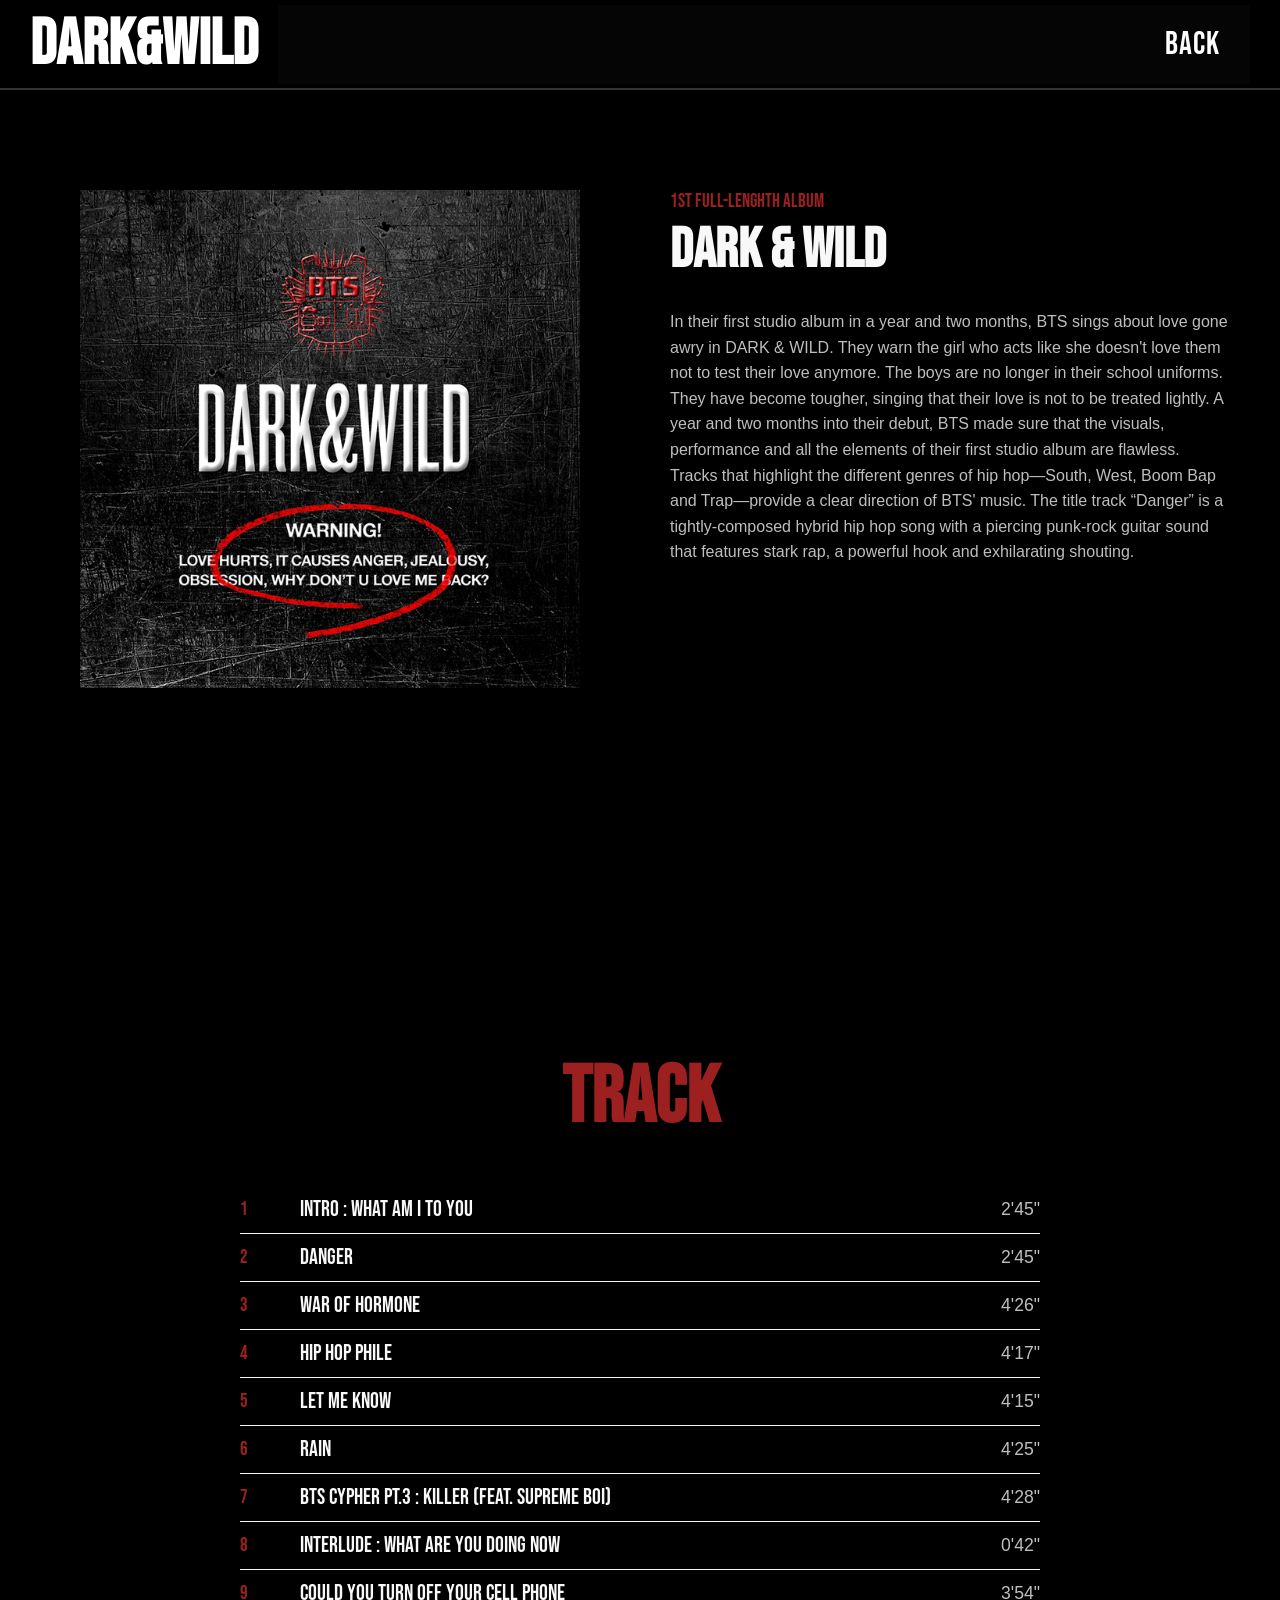
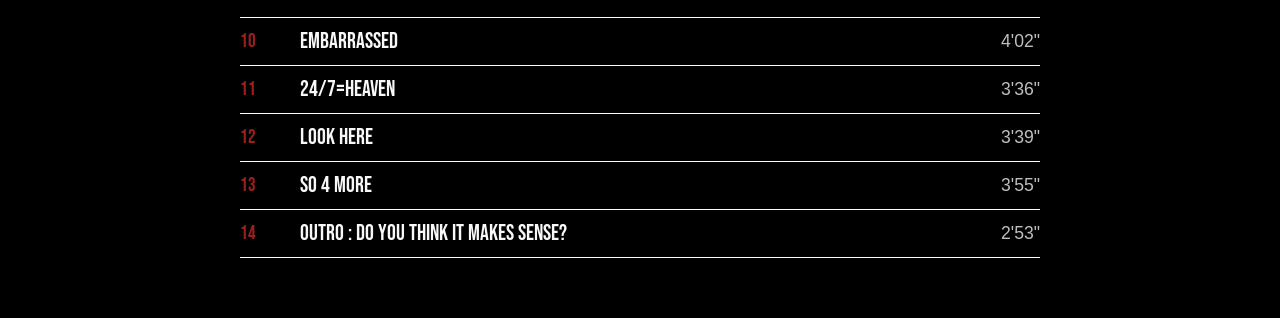
<file: Página web/Códigos/Dark&wild.html>
<!DOCTYPE html>
<html lang="en">
<head>
    <meta charset="UTF-8">
    <meta name="viewport" content="width=device-width, initial-scale=1.0">
    <title>BIGHIT</title>
    <link rel="stylesheet" href="Dark&wild.css">
    <link href="https://fonts.googleapis.com/css2?family=Bebas+Neue&display=swap" rel="stylesheet">
    <link rel="icon" type="image/png" href="img bts/Logonegrosinfondo.png">
</head>

<body >
    <header class="navbar">
                <nav class="main-menu">
                    <h2 class="title-section">DARK&WILD</h2>
                </nav>
</div>
            <div class="navigation-header">
    <a href="index.html" class="simple-link">BACK</a>
</div>
            </header>


            <section class="album-detail">
        <div class="album-visual">
        <img src="img bts/dark & wild.jpg" alt="Album Cover">
    </div>

    <div class="album-description">
        <span class="album-type">1ST FULL-LENGHTH ALBUM</span>
        <h1 class="album-main-title">DARK & WILD</h1>
        
        <div class="album-text-content">
            <p>
                In their first studio album in a year and two months, BTS sings about love gone awry in DARK & WILD. They warn the girl who acts like she doesn't love them not to test their love anymore.
                The boys are no longer in their school uniforms. They have become tougher, singing that their love is not to be treated lightly. A year and two months into their debut, BTS made sure that the visuals, performance and all the elements of their first studio album are flawless. Tracks that highlight the different genres of hip hop—South, West, Boom Bap and Trap—provide a clear direction of BTS' music. The title track “Danger” is a tightly-composed hybrid hip hop song with a piercing punk-rock guitar sound that features stark rap, a powerful hook and exhilarating shouting.
            </p>
        </div>
    </div>
</section>


<section class="track-section">
    <h2 class="track-main-title">TRACK</h2>
    
    <div class="track-list-wrapper">
        <div class="track-item">
            <span class="track-number">1</span>
            <span class="track-name">Intro : What am I to you</span>
            <span class="track-time">2'45"</span>
        </div>
        <div class="track-item">
            <span class="track-number">2</span>
            <span class="track-name">Danger</span>
            <span class="track-time">2'45"</span>
        </div>
        <div class="track-item">
            <span class="track-number">3</span>
            <span class="track-name">War of Hormone</span>
            <span class="track-time">4'26"</span>
        </div>
        <div class="track-item">
            <span class="track-number">4</span>
            <span class="track-name">Hip Hop Phile</span>
            <span class="track-time">4'17"</span>
        </div>
        <div class="track-item">
            <span class="track-number">5</span>
            <span class="track-name">Let Me Know</span>
            <span class="track-time">4'15"</span>
        </div>
        <div class="track-item">
            <span class="track-number">6</span>
            <span class="track-name">Rain</span>
            <span class="track-time">4'25"</span>
        </div>
        <div class="track-item">
            <span class="track-number">7</span>
            <span class="track-name">BTS Cypher PT.3 : KILLER (Feat. Supreme Boi)</span>
            <span class="track-time">4'28"</span>
        </div>
        <div class="track-item">
            <span class="track-number">8</span>
            <span class="track-name">Interlude : What are you doing now</span>
            <span class="track-time">0'42"</span>
        </div>
        <div class="track-item">
            <span class="track-number">9</span>
            <span class="track-name">Could you turn off your cell phone</span>
            <span class="track-time">3'54"</span>
        </div>
        <div class="track-item">
            <span class="track-number">10</span>
            <span class="track-name">Embarrassed</span>
            <span class="track-time">4'02"</span>
        </div>
        <div class="track-item">
            <span class="track-number">11</span>
            <span class="track-name">24/7=heaven</span>
            <span class="track-time">3'36"</span>
        </div>
        <div class="track-item">
            <span class="track-number">12</span>
            <span class="track-name">Look here</span>
            <span class="track-time">3'39"</span>
        </div>
        <div class="track-item">
            <span class="track-number">13</span>
            <span class="track-name">So 4 more</span>
            <span class="track-time">3'55"</span>
        </div>
        <div class="track-item">
            <span class="track-number">14</span>
            <span class="track-name">Outro : Do you think it makes sense?</span>
            <span class="track-time">2'53"</span>
        </div>
    </div>
</section>
</file>
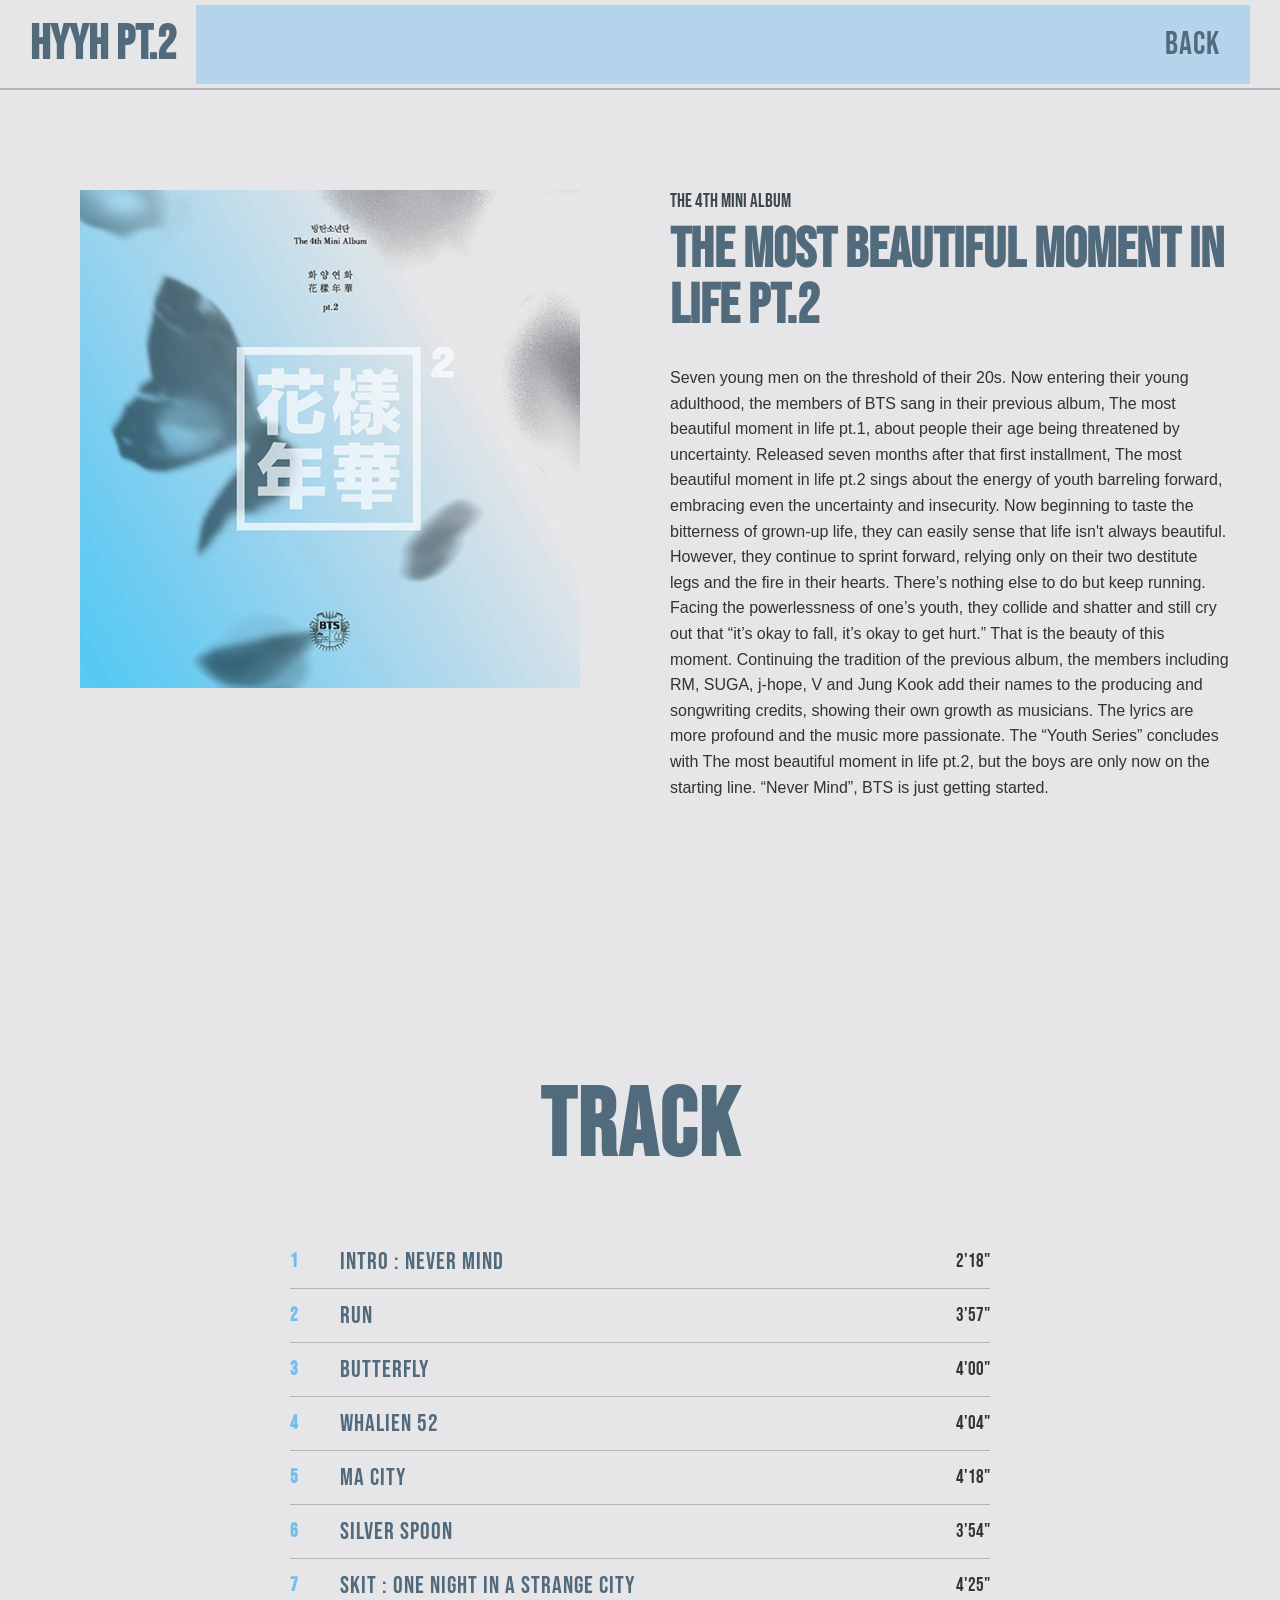
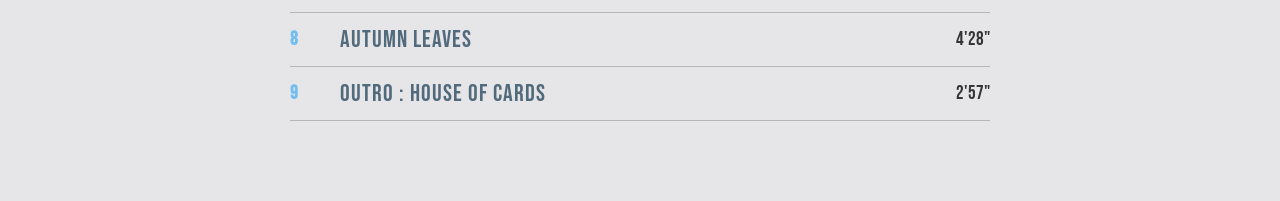
<file: Página web/Códigos/HYYH2.html>
<!DOCTYPE html>
<html lang="en">
<head>
    <meta charset="UTF-8">
    <meta name="viewport" content="width=device-width, initial-scale=1.0">
    <title>BIGHIT</title>
    <link rel="stylesheet" href="HYYH2.css">
    <link href="https://fonts.googleapis.com/css2?family=Bebas+Neue&display=swap" rel="stylesheet">
    <link rel="icon" type="image/png" href="img bts/Logonegrosinfondo.png">
</head>

<body >
    <header class="navbar">
                <nav class="main-menu">
                    <h2 class="title-section">HYYH PT.2</h2>
                </nav>
</div>
            <div class="navigation-header">
    <a href="index.html" class="simple-link">BACK</a>
</div>
            </header>



    <section class="album-detail">
        <div class="album-visual">
        <img src="img bts/HYYH2.jpg" alt="Album Cover">
    </div>

    <div class="album-description">
        <span class="album-type">THE 4TH MINI ALBUM</span>
        <h1 class="album-main-title">THE MOST BEAUTIFUL MOMENT IN LIFE PT.2</h1>
        
        <div class="album-text-content">
            <p>
                Seven young men on the threshold of their 20s. Now entering their young adulthood, the members of BTS sang in their previous album, The most beautiful moment in life pt.1, about people their age being threatened by uncertainty. Released seven months after that first installment, The most beautiful moment in life pt.2 sings about the energy of youth barreling forward, embracing even the uncertainty and insecurity. Now beginning to taste the bitterness of grown-up life, they can easily sense that life isn't always beautiful. However, they continue to sprint forward, relying only on their two destitute legs and the fire in their hearts. There’s nothing else to do but keep running. Facing the powerlessness of one’s youth, they collide and shatter and still cry out that “it’s okay to fall, it’s okay to get hurt.” That is the beauty of this moment.
                Continuing the tradition of the previous album, the members including RM, SUGA, j-hope, V and Jung Kook add their names to the producing and songwriting credits, showing their own growth as musicians. The lyrics are more profound and the music more passionate. The “Youth Series” concludes with The most beautiful moment in life pt.2, but the boys are only now on the starting line. “Never Mind”, BTS is just getting started.
            </p>
        </div>
    </div>
</section>

<section class="track-section">
    <h2 class="track-main-title">TRACK</h2>
    
    <div class="track-list-wrapper">
        <div class="track-item">
            <span class="track-number">1</span>
            <span class="track-name">INTRO : Never Mind</span>
            <span class="track-time">2'18"</span>
        </div>
        <div class="track-item">
            <span class="track-number">2</span>
            <span class="track-name">RUN</span>
            <span class="track-time">3'57"</span>
        </div>
        <div class="track-item">
            <span class="track-number">3</span>
            <span class="track-name">Butterfly</span>
            <span class="track-time">4'00"</span>
        </div>
        <div class="track-item">
            <span class="track-number">4</span>
            <span class="track-name">Whalien 52</span>
            <span class="track-time">4'04"</span>
        </div>
        <div class="track-item">
            <span class="track-number">5</span>
            <span class="track-name">Ma City</span>
            <span class="track-time">4'18"</span>
        </div>
        <div class="track-item">
            <span class="track-number">6</span>
            <span class="track-name">Silver Spoon</span>
            <span class="track-time">3'54"</span>
        </div>
        <div class="track-item">
            <span class="track-number">7</span>
            <span class="track-name">SKIT : One night in a strange city</span>
            <span class="track-time">4'25"</span>
        </div>
        <div class="track-item">
            <span class="track-number">8</span>
            <span class="track-name">Autumn Leaves</span>
            <span class="track-time">4'28"</span>
        </div>
        <div class="track-item">
            <span class="track-number">9</span>
            <span class="track-name">OUTRO : House Of Cards</span>
            <span class="track-time">2'57"</span>
        </div>
    </div>
</section>
</file>
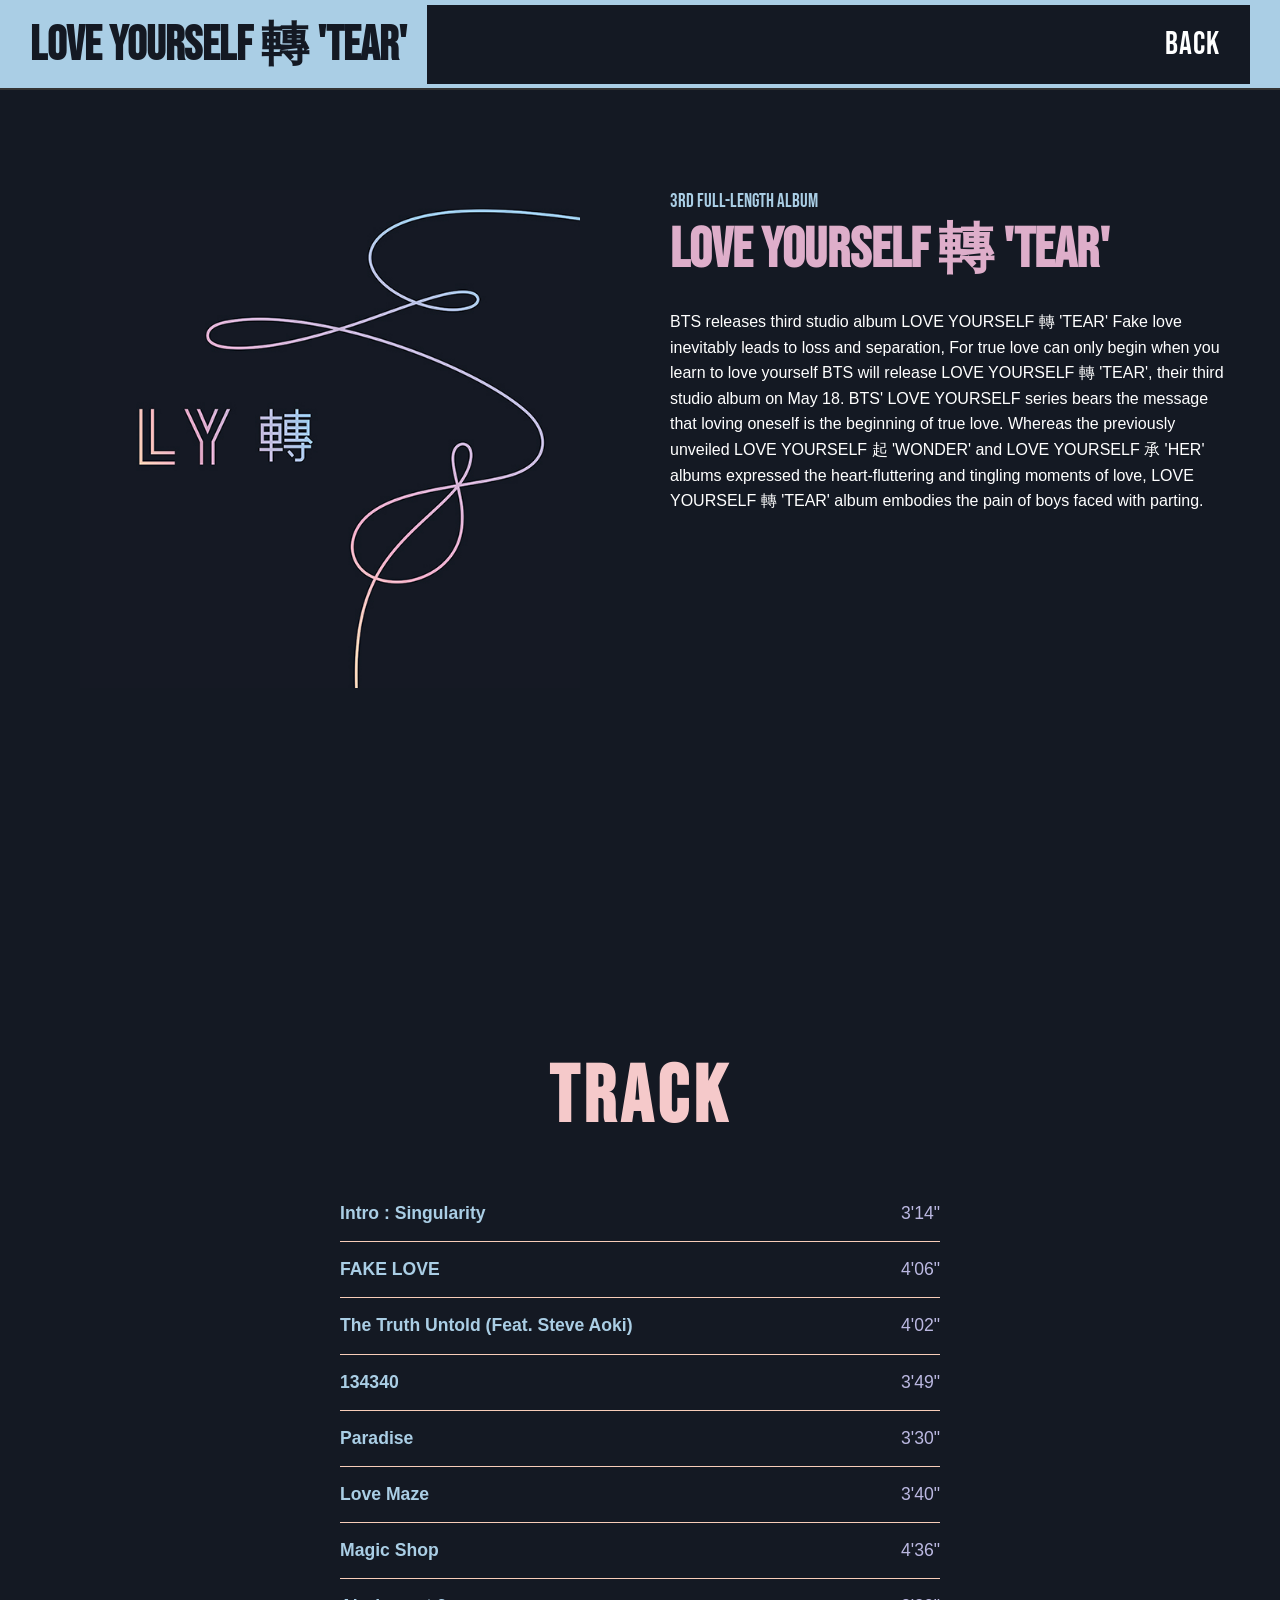
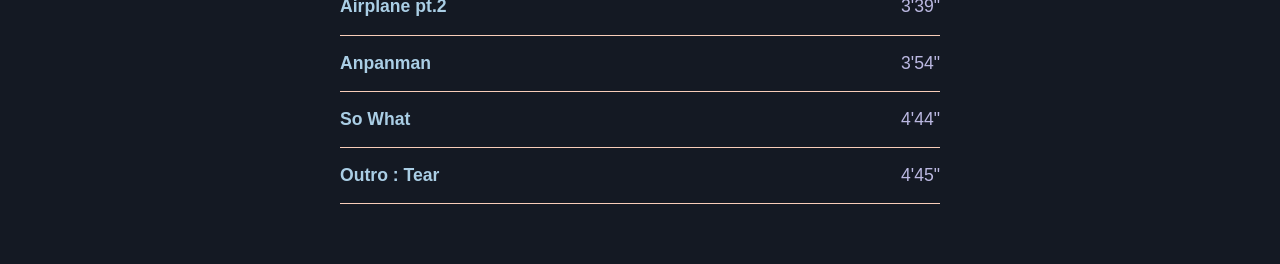
<file: Página web/Códigos/LoveYourself.html>
<!DOCTYPE html>
<html lang="en">
<head>
    <meta charset="UTF-8">
    <meta name="viewport" content="width=device-width, initial-scale=1.0">
    <title>BIGHIT</title>
    <link rel="stylesheet" href="Love Yourself.css">
    <link href="https://fonts.googleapis.com/css2?family=Bebas+Neue&display=swap" rel="stylesheet">
    <link rel="icon" type="image/png" href="img bts/Logonegrosinfondo.png">
</head>

<body >
    <header class="navbar">
                <nav class="main-menu">
                    <h2 class="title-section">LOVE YOURSELF 轉 'TEAR'</h2>
                </nav>
</div>
            <div class="navigation-header">
    <a href="index.html" class="simple-link">BACK</a>
</div>
            </header>

<section class="album-detail">
        <div class="album-visual">
        <img src="img bts/love yourself.jpg" alt="Album Cover">
    </div>

    <div class="album-description">
        <span class="album-type">3RD FULL-LENGTH ALBUM</span>
        <h1 class="album-main-title">LOVE YOURSELF 轉 'TEAR'</h1>
        
        <div class="album-text-content">
            <p>
                BTS releases third studio album LOVE YOURSELF 轉 'TEAR'
Fake love inevitably leads to loss and separation,
For true love can only begin when you learn to love yourself

BTS will release LOVE YOURSELF 轉 'TEAR', their third studio album on May 18.

BTS' LOVE YOURSELF series bears the message that loving oneself is the beginning of true love. Whereas the previously unveiled LOVE YOURSELF 起 'WONDER' and LOVE YOURSELF 承 'HER' albums expressed the heart-fluttering and tingling moments of love, LOVE YOURSELF 轉 'TEAR' album embodies the pain of boys faced with parting.
            </p>
        </div>
    </div>
</section>

<section class="tracklist-section">
    <h2 class="tracklist-title">TRACK</h2>
    
    <div class="tracklist-container">
        <ol class="track-list">
            <li><span class="song-title">Intro : Singularity</span> <span class="duration">3'14"</span></li>
            <li><span class="song-title">FAKE LOVE</span> <span class="duration">4'06"</span></li>
            <li><span class="song-title">The Truth Untold (Feat. Steve Aoki)</span> <span class="duration">4'02"</span></li>
            <li><span class="song-title">134340</span> <span class="duration">3'49"</span></li>
            <li><span class="song-title">Paradise</span> <span class="duration">3'30"</span></li>
            <li><span class="song-title">Love Maze</span> <span class="duration">3'40"</span></li>
            <li><span class="song-title">Magic Shop</span> <span class="duration">4'36"</span></li>
            <li><span class="song-title">Airplane pt.2</span> <span class="duration">3'39"</span></li>
            <li><span class="song-title">Anpanman</span> <span class="duration">3'54"</span></li>
            <li><span class="song-title">So What</span> <span class="duration">4'44"</span></li>
            <li><span class="song-title">Outro : Tear</span> <span class="duration">4'45"</span></li>
        </ol>
    </div>
</section>
</file>
<file: Página web/Códigos/Dark&wild.css>
/*opciones header*/
.navbar {
    display: flex;
    justify-content: space-between;
    align-items: center;
    padding: 0 30px;
    background-color: black;
    height: 90px;
    border-bottom: 2px solid #333;
    gap: 20px;
}
/*configuracion a la pagina en general*/
*{
    box-sizing: border-box;
    margin: 0;
    padding: 0;
}
/*background*/
html, body {
    background-color: black;
    width: 100%;
    margin: 0;
    padding: 0;
    min-height: 100vh;
}
/*centrar las letras header*/
.main-menu {
    display: flex;
    gap: 30px;
    margin-left: auto;
}

/*DARK&WILD*/
.navigation-header {
    width: 100%;
    display: flex;
    justify-content: flex-end; 
    padding: 20px 30px;
    background-color: #050505;
    
}
.simple-link {
    font-family: 'Bebas Neue', sans-serif;
    color: white;             
    text-decoration: none;  
    font-size: 2rem;
    letter-spacing: 1px;
    cursor: pointer;        
    transition: color 0.3s ease;
}


.simple-link:hover {
    color: #888; 
}

.navbar h2{
    font-family: 'Bebas Neue', serif; 
    color: white;
    font-size: 4rem;
    text-align: left;
}



/*Configuracion contenido*/
.album-detail {
    display: flex;         
    align-items: flex-start; 
    padding: 100px 50px;  
    gap: 60px;            
    background-color: black;
    min-height: 100vh;    
}

.album-visual {
    flex: 1;              
    display: flex;
    justify-content: center;
}

.album-visual img {
    width: 100%;        
    max-width: 500px;    
    height: auto;
}

.album-description {
    flex: 1;               
    color: #F8F8F8;
    text-align: left;
}

.album-type {
    font-family: 'Bebas Neue', sans-serif;
    color: #9D2020;     
    font-size: 1.2rem;
    display: block;
    margin-bottom: 10px;
}

.album-main-title {
    font-family: 'Bebas Neue', sans-serif;
    font-size: 3.5rem;     
    line-height: 1;
    margin-bottom: 30px;
    color: #F8F8F8;
}

.album-text-content p {
    font-family: 'Arial', sans-serif; 
    line-height: 1.6;      
    font-size: 1rem;
    color: #BEBEBE;
}


/*CONFIGURACION SETLIST*/
.track-section {
    padding: 60px 20px;
    text-align: center;
    background-color:black; 
}

.track-main-title {
    font-family: 'Bebas Neue', sans-serif;
    font-size: 5rem;
    color: #9D2020; 
    margin-bottom: 40px;
    mix-blend-mode: difference; 
}

.track-list-wrapper {
    max-width: 800px; 
    margin: 0 auto;
}

.track-item {
    display: grid;
    grid-template-columns: 60px 1fr auto; 
    align-items: center;
    padding: 10px 0;
    border-bottom: 1px solid #F8F8F8;
    font-family: 'Bebas Neue', sans-serif;
}

.track-number {
    font-size: 1.2rem;
    color: #9D2020;
    text-align: left;
}

.track-name {
    font-size: 1.4rem;
    color: #F8F8F8;
    text-align: left;
    text-transform: uppercase;
}

.track-time {
    font-size: 1.1rem;
    color: #BEBEBE;
    font-family: Arial, sans-serif; 
}
</file>
<file: Página web/Códigos/HYYH2.css>
/*opciones header*/
.navbar {
    display: flex;
    justify-content: space-between;
    align-items: center;
    padding: 0 30px;
    background-color: #E6E5E7;
    height: 90px;
    border-bottom: 2px solid #B4B6B9;
    gap: 20px;
}
/*configuracion a la pagina en general*/
*{
    box-sizing: border-box;
    margin: 0;
    padding: 0;
}
/*background*/
html, body {
    background-color: #E6E5E7;
    width: 100%;
    margin: 0;
    padding: 0;
    min-height: 100vh;
}
/*centrar las letras header*/
.main-menu {
    display: flex;
    gap: 30px;
    margin-left: auto;
}

/*HYYH2*/
.navigation-header {
    width: 100%;
    display: flex;
    justify-content: flex-end; 
    padding: 20px 30px;
    background-color: #b3d4eb;
    
}
.simple-link {
    font-family: 'Bebas Neue', sans-serif;
    color: #516A7C;             
    text-decoration: none;  
    font-size: 2rem;
    letter-spacing: 1px;
    cursor: pointer;        
    transition: color 0.3s ease;
}


.simple-link:hover {
    color: #324350; 
}

.navbar h2{
    font-family: 'Bebas Neue', serif; 
    color: #516A7C;
    font-size: 3rem;
    text-align: left;
    white-space: nowrap;
    display: inline-block;
    width: auto;
}


/*Configuracion contenido*/
.album-detail {
    display: flex;         
    align-items: flex-start; 
    padding: 100px 50px;  
    gap: 60px;            
    background-color: #E6E5E7;
    min-height: 100vh;    
}

.album-visual {
    flex: 1;              
    display: flex;
    justify-content: center;
}

.album-visual img {
    width: 100%;        
    max-width: 500px;    
    height: auto;
}

.album-description {
    flex: 1;               
    color: #333;
    text-align: left;
}

.album-type {
    font-family: 'Bebas Neue', sans-serif;
    color: rgb(61, 71, 78);     
    font-size: 1.2rem;
    display: block;
    margin-bottom: 10px;
}

.album-main-title {
    font-family: 'Bebas Neue', sans-serif;
    font-size: 3.5rem;     
    line-height: 1;
    margin-bottom: 30px;
    color: #516A7C;
}

.album-text-content p {
    font-family: 'Arial', sans-serif; 
    line-height: 1.6;      
    font-size: 1rem;
    color: #333;
}


/*setlist*/
.track-section {
    padding: 80px 20px;
    background-color: transparent; 
    text-align: center;
}

.track-main-title {
    font-family: 'Bebas Neue', sans-serif;
    font-size: 6rem;
    color: #516A7C; 
    margin-bottom: 50px;
    letter-spacing: 2px;
}

.track-list-wrapper {
    max-width: 700px;
    margin: 0 auto;
    text-align: left;
}

.track-item {
    display: grid;
    grid-template-columns: 50px 1fr auto; 
    align-items: center;
    padding: 12px 0;
    font-family: 'Bebas Neue', sans-serif; 
    border-bottom: 1px solid #B4B6B9; 
}

.track-number {
    font-size: 1.2rem;
    color: #72BEEE;
    font-weight: bold;
}

.track-name {
    font-size: 1.5rem;
    color: #516A7C;
    text-transform: uppercase;
    letter-spacing: 1px;
}

.track-time {
    font-size: 1.2rem;
    color: #333;
    margin-left: 20px;
}
</file>
<file: Página web/Códigos/Love Yourself.css>
/*opciones header*/
.navbar {
    display: flex;
    justify-content: space-between;
    align-items: center;
    padding: 0 30px;
    background-color: #AACEE5;
    height: 90px;
    border-bottom: 2px solid #333;
    gap: 20px;
}
/*configuracion a la pagina en general*/
*{
    box-sizing: border-box;
    margin: 0;
    padding: 0;
}
/*background*/
html, body {
    background-color: #AACEE5;
    width: 100%;
    margin: 0;
    padding: 0;
    min-height: 100vh;
}
/*centrar las letras header*/
.main-menu {
    display: flex;
    gap: 30px;
    margin-left: auto;
}


/*Love Yourself*/
.navigation-header {

    width: 100%;
    display: flex;
    justify-content: flex-end; 
    padding: 20px 30px;
    background-color: #141923;
    
}
.simple-link {
    font-family: 'Bebas Neue', sans-serif;
    color: white;             
    text-decoration: none;  
    font-size: 2rem;
    letter-spacing: 1px;
    cursor: pointer;        
    transition: color 0.3s ease;
}


.simple-link:hover {
    color: #888; 
}

.navbar h2{
    font-family: 'Bebas Neue', serif; 
    color: #141923;
    font-size: 3rem;
    text-align: left;
    white-space: nowrap;
    display: inline-block;
    width: auto;
}


/*Configuracion contenido*/
.album-detail {
    display: flex;         
    align-items: flex-start; 
    padding: 100px 50px;  
    gap: 60px;            
    background-color: #141923;
    min-height: 100vh;    
}

.album-visual {
    flex: 1;              
    display: flex;
    justify-content: center;
}

.album-visual img {
    width: 100%;        
    max-width: 500px;    
    height: auto;
}

.album-description {
    flex: 1;               
    text-align: left;
}

.album-type {
    font-family: 'Bebas Neue', sans-serif;
    color: #AACEE5;     
    font-size: 1.2rem;
    display: block;
    margin-bottom: 10px;
}

.album-main-title {
    font-family: 'Bebas Neue', sans-serif;
    font-size: 3.5rem;     
    line-height: 1;
    margin-bottom: 30px;
    color: #DEAECA;
}

.album-text-content p {
    font-family: 'Arial', sans-serif; 
    line-height: 1.6;      
    font-size: 1rem;
    color: #FFFFFF;
}

/*setlist*/
.tracklist-section {
    background-color: #141923;
    padding: 60px 20px;
    text-align: center; 
}

.tracklist-title {
    font-family: 'Bebas Neue', sans-serif;
    color:#f5c9ca;
    font-size: 5rem; 
    margin-bottom: 40px;
    letter-spacing: 5px;
}

.tracklist-container {
    max-width: 600px; 
    margin: 0 auto; 
    text-align: left; 
}

.track-list {
    list-style-position: inside; 
    color: #AACEE5; 
    font-family: 'Arial', sans-serif;
    font-weight: bold;
    font-size: 1.1rem;
    line-height: 2; 
}

.track-list li {
    border-bottom: 1px solid #f8cdb9; 
    padding: 10px 0;
    display: flex;
    justify-content: space-between; 
}

.duration {
    color: #bbb8e1; 
    font-weight: normal;
    margin-left: 20px;
}
</file>
